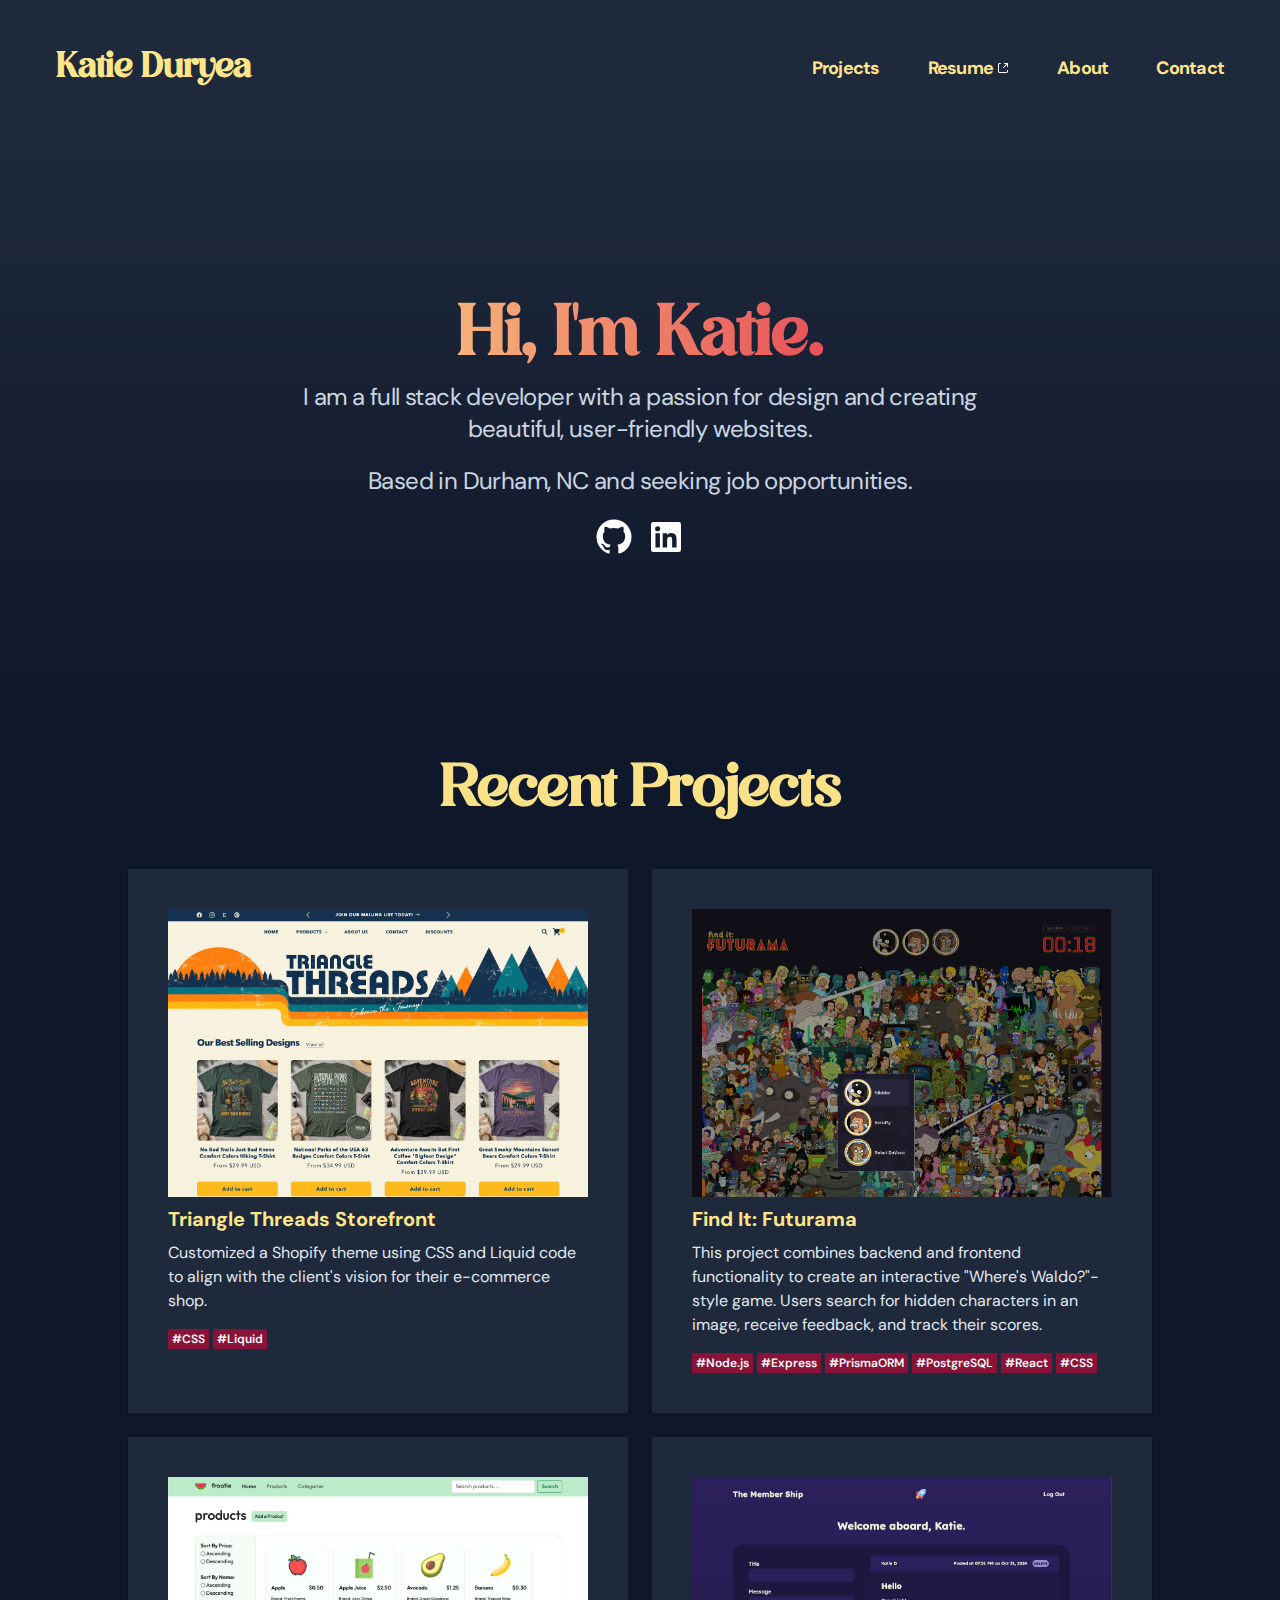
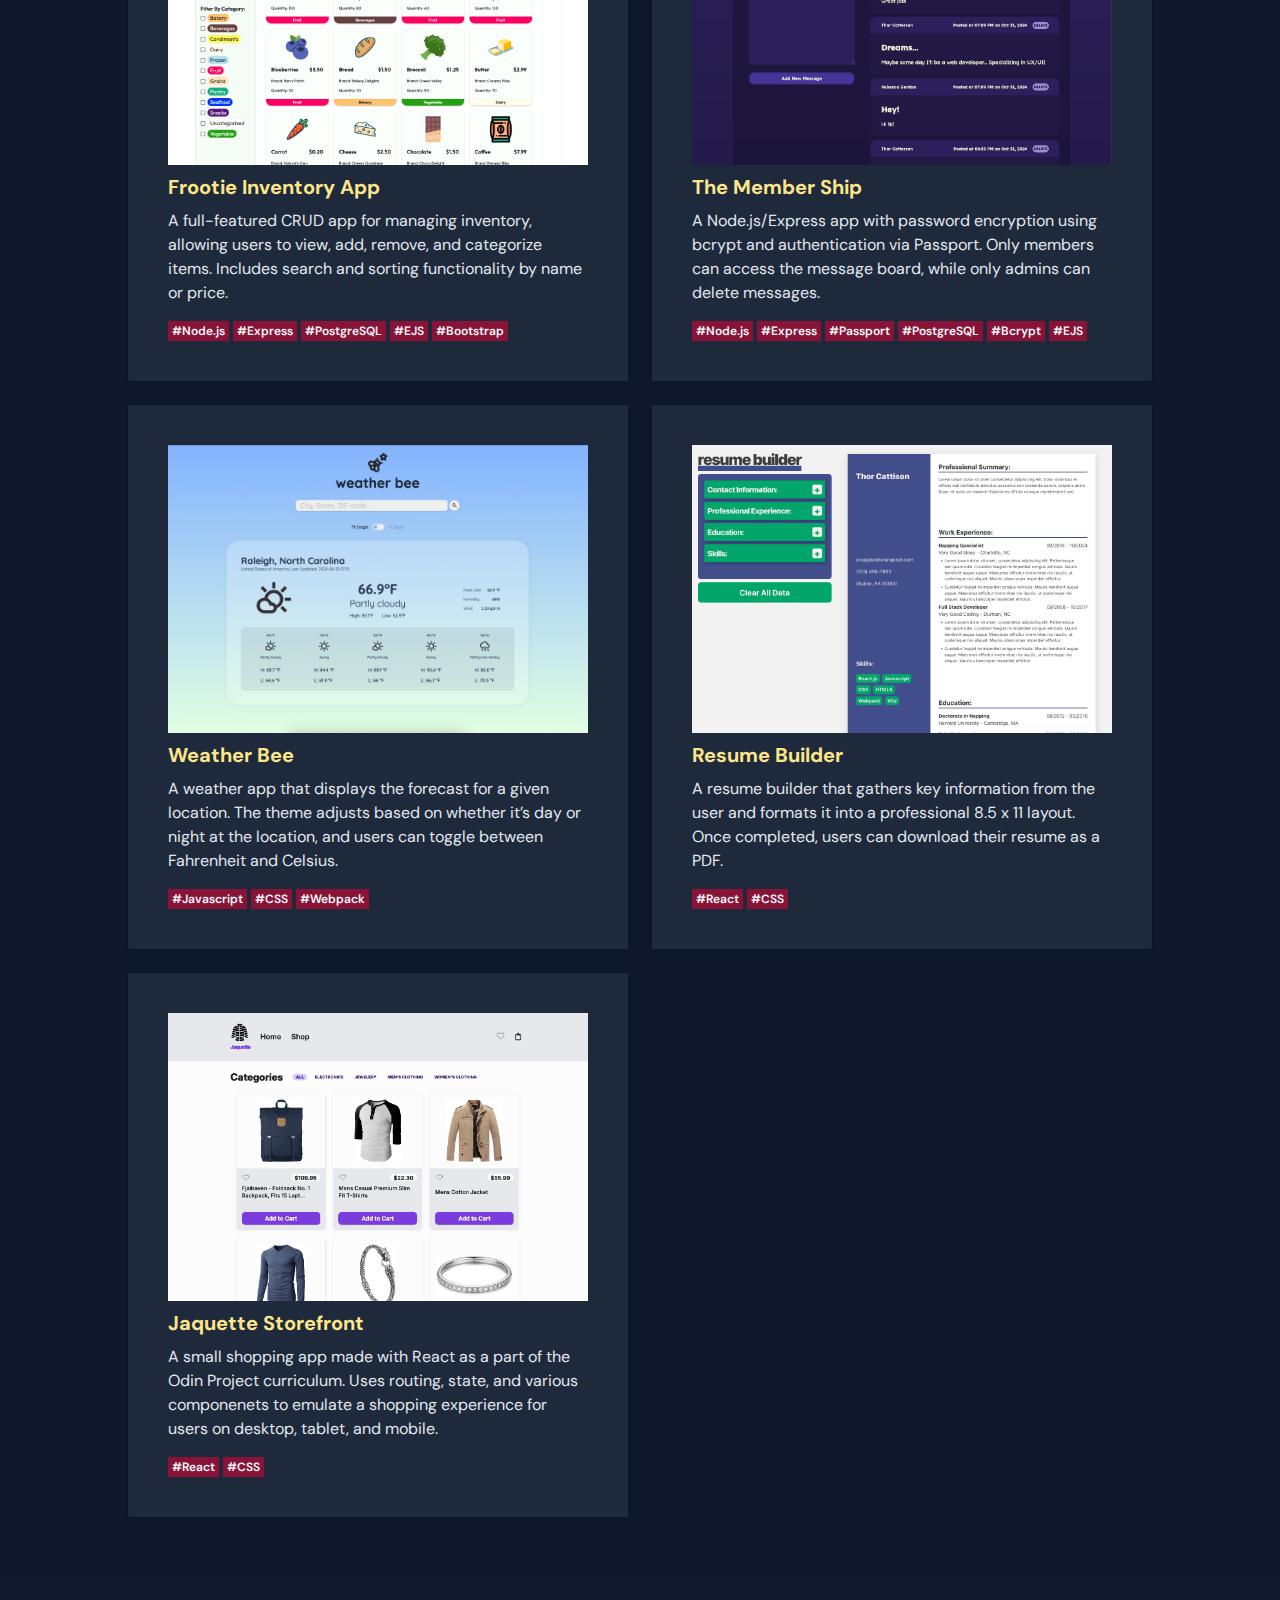
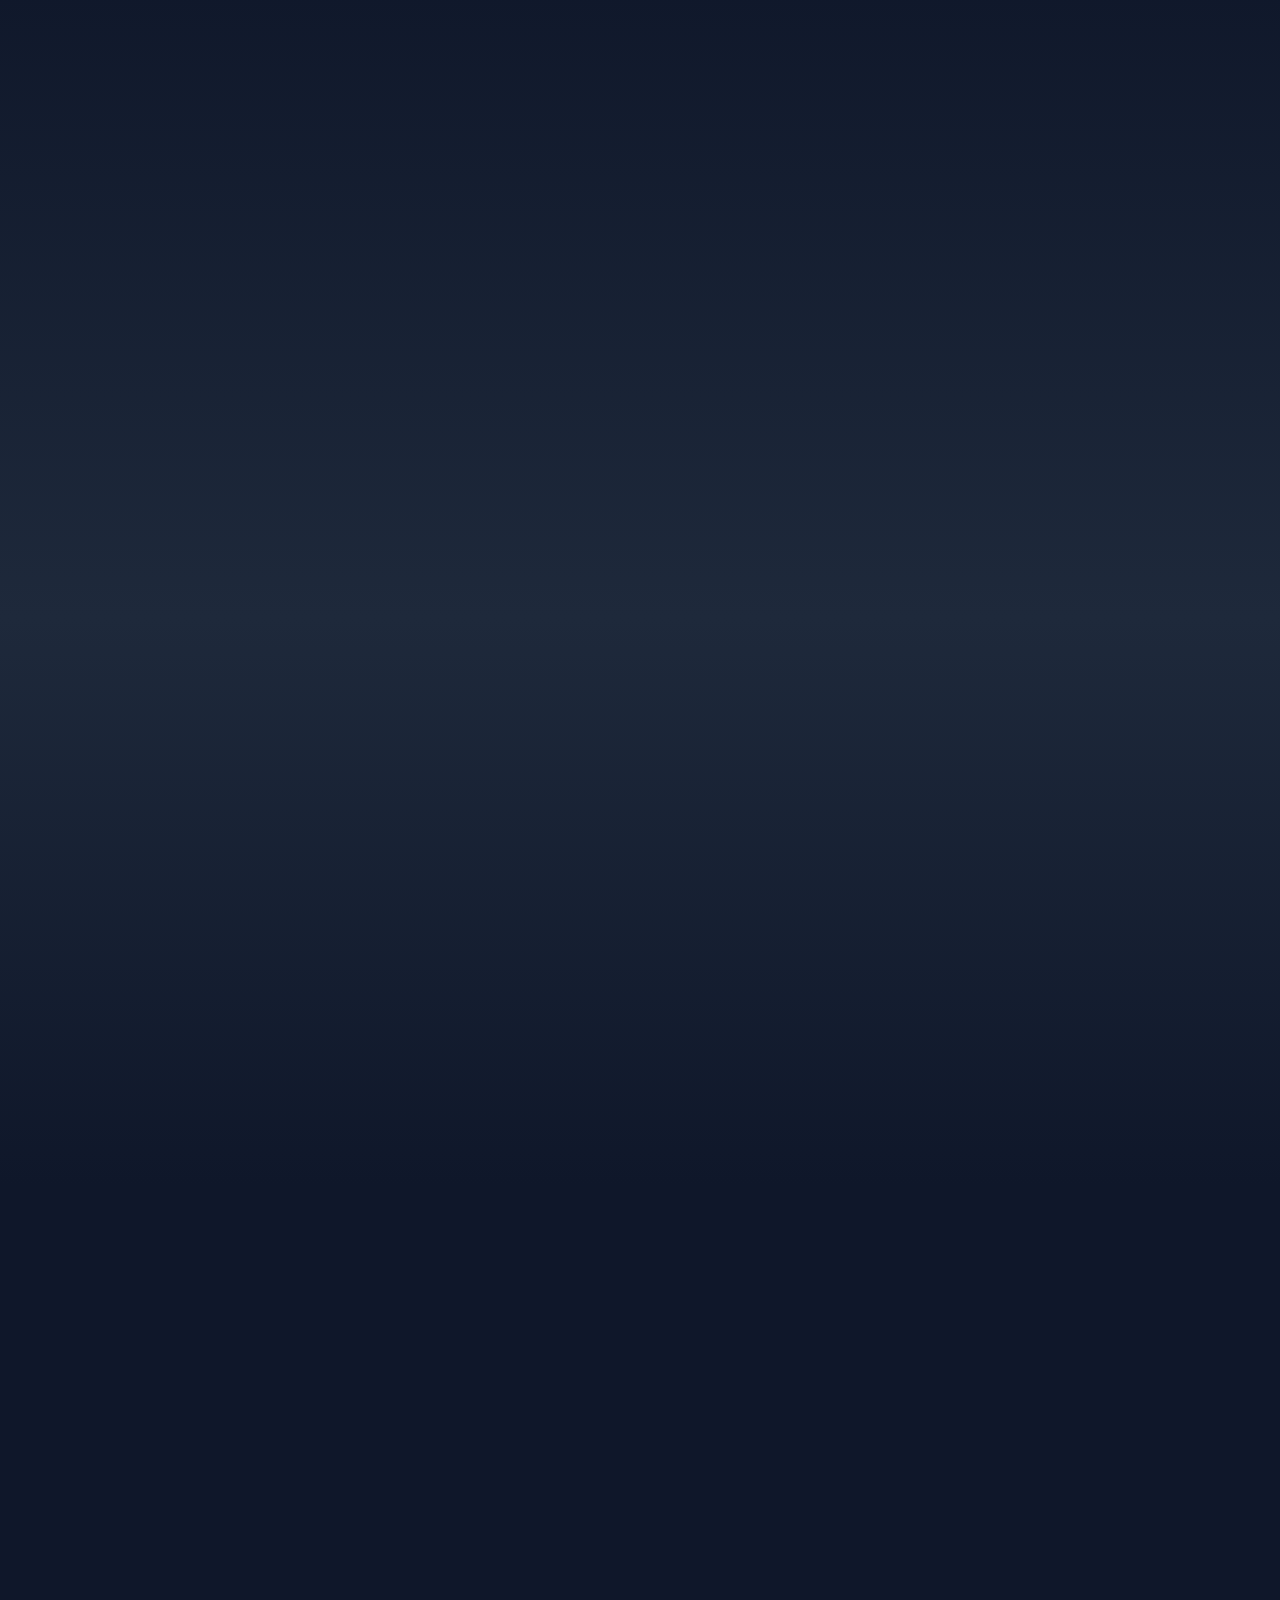
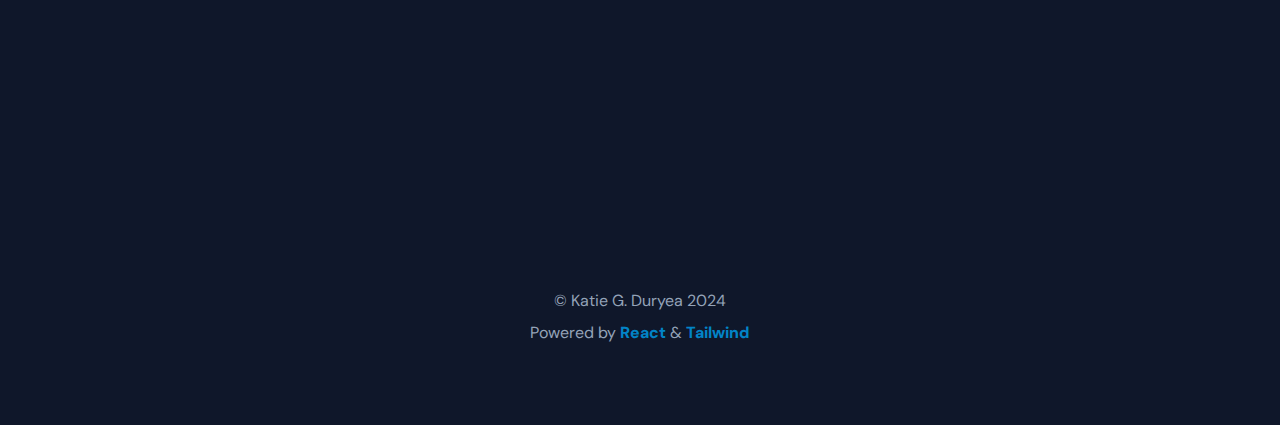
<file: index.html>
<!doctype html>
<html lang="en">
  <head>
    <meta charset="UTF-8" />
    <link
      rel="icon"
      type="image/svg+xml"
      href="https://katiegd.github.io/portfolio/paint-palette-artist-svgrepo-com.svg"
    />
    <meta name="viewport" content="width=device-width, initial-scale=1.0" />
    <title>Katie Duryea - Portfolio</title>
    <script type="module" crossorigin src="https://katiegd.github.io/portfolio/assets/index-8o0nHxe4.js"></script>
    <link rel="stylesheet" crossorigin href="https://katiegd.github.io/portfolio/assets/index-BqDkTHoe.css">
  </head>
  <body>
    <div id="root"></div>
  </body>
</html>
</file>
